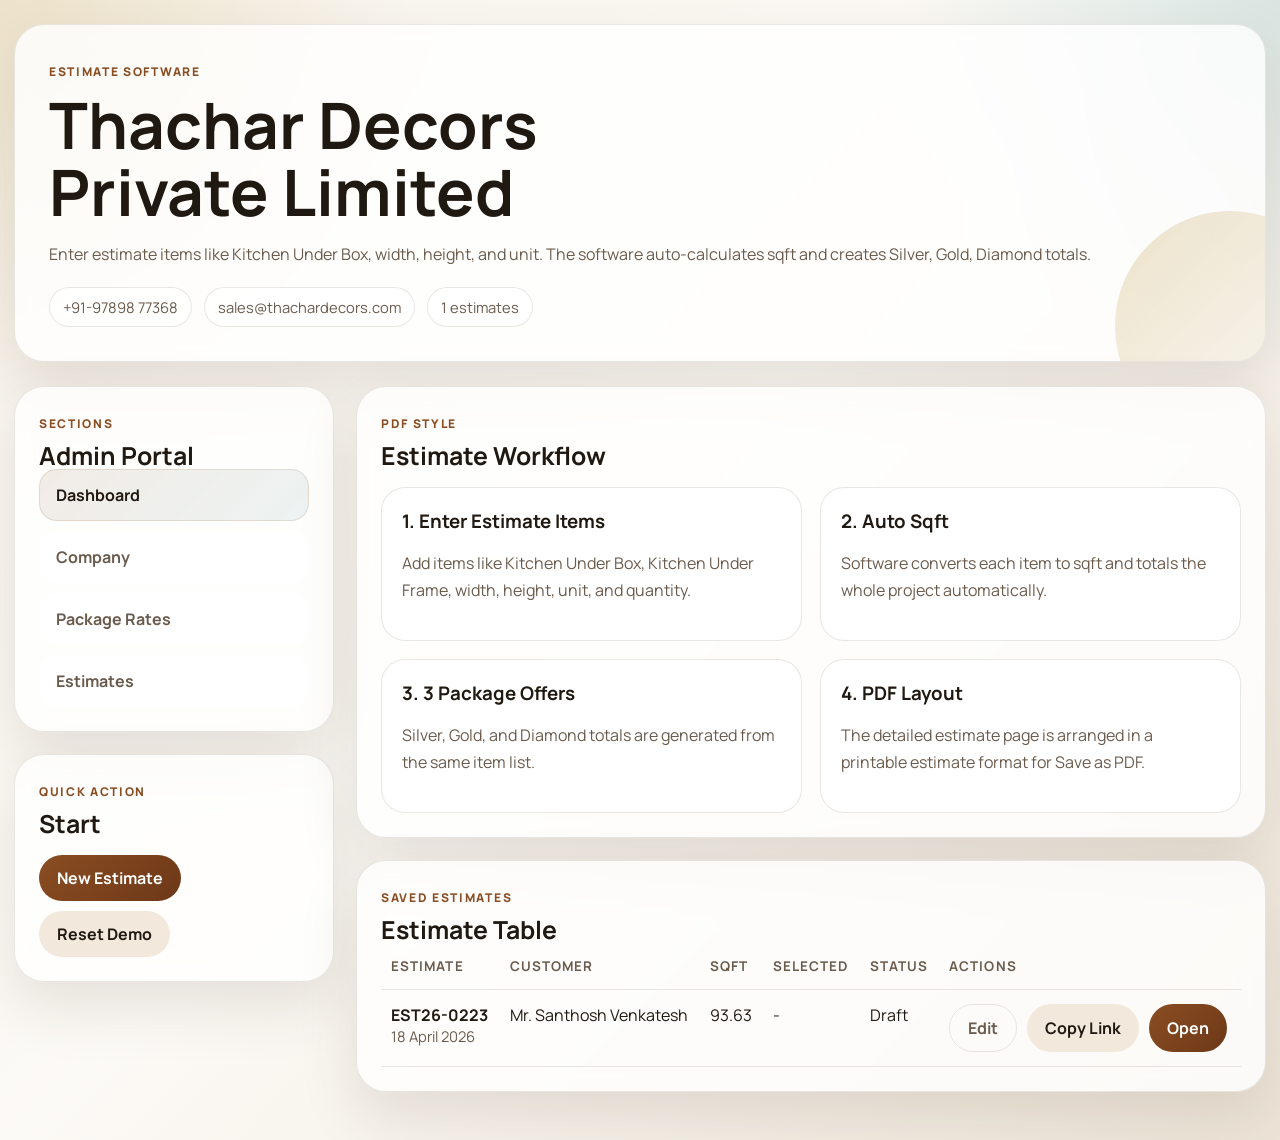
<file: index.html>
<!DOCTYPE html>
<html lang="en">
<head>
  <meta charset="UTF-8">
  <meta name="viewport" content="width=device-width, initial-scale=1.0">
  <title>Thachar Decors Pvt Ltd | Business Software</title>
  <link rel="preconnect" href="https://fonts.googleapis.com">
  <link rel="preconnect" href="https://fonts.gstatic.com" crossorigin>
  <link href="https://fonts.googleapis.com/css2?family=Manrope:wght@400;500;700;800&display=swap" rel="stylesheet">
  <link rel="stylesheet" href="styles.css">
</head>
<body>
  <div id="app"></div>
  <script src="app.js"></script>
</body>
</html>
</file>
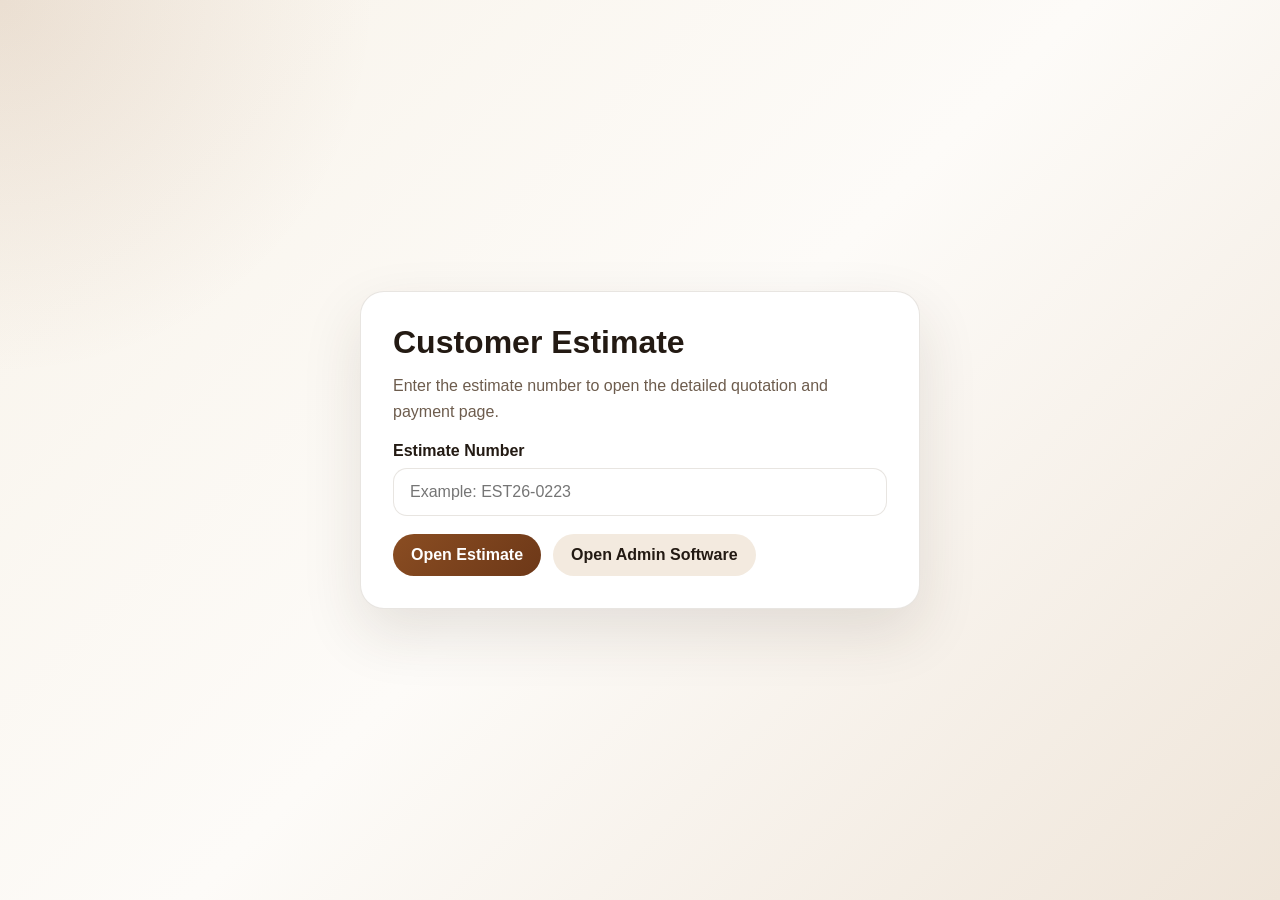
<file: customer.html>
<!DOCTYPE html>
<html lang="en">
<head>
  <meta charset="UTF-8">
  <meta name="viewport" content="width=device-width, initial-scale=1.0">
  <title>Customer Estimate | Thachar Decors</title>
  <style>
    :root {
      --bg: #f7f1e8;
      --card: #ffffff;
      --text: #231a13;
      --muted: #6d5c4d;
      --line: rgba(92, 70, 46, 0.14);
      --accent: #8a4d22;
    }

    * {
      box-sizing: border-box;
    }

    body {
      margin: 0;
      min-height: 100vh;
      display: grid;
      place-items: center;
      padding: 20px;
      font-family: Arial, sans-serif;
      color: var(--text);
      background:
        radial-gradient(circle at top left, rgba(138, 77, 34, 0.12), transparent 24%),
        linear-gradient(135deg, #f8f3ea 0%, #fdfbf8 50%, #efe5d9 100%);
    }

    .card {
      width: min(560px, 100%);
      padding: 32px;
      border: 1px solid var(--line);
      border-radius: 24px;
      background: var(--card);
      box-shadow: 0 24px 60px rgba(58, 39, 22, 0.12);
    }

    h1 {
      margin: 0 0 12px;
      font-size: 2rem;
    }

    p {
      margin: 0 0 18px;
      color: var(--muted);
      line-height: 1.6;
    }

    label {
      display: block;
      margin-bottom: 8px;
      font-weight: 700;
    }

    input {
      width: 100%;
      padding: 14px 16px;
      border: 1px solid var(--line);
      border-radius: 14px;
      font: inherit;
    }

    .actions {
      display: flex;
      gap: 12px;
      margin-top: 18px;
      flex-wrap: wrap;
    }

    button,
    a {
      appearance: none;
      border: none;
      border-radius: 999px;
      padding: 12px 18px;
      font: inherit;
      font-weight: 700;
      text-decoration: none;
      cursor: pointer;
    }

    button {
      color: #fff;
      background: linear-gradient(135deg, #8a4d22 0%, #6d3818 100%);
    }

    a {
      color: var(--text);
      background: #f3eadf;
    }
  </style>
</head>
<body>
  <main class="card">
    <h1>Customer Estimate</h1>
    <p>Enter the estimate number to open the detailed quotation and payment page.</p>

    <label for="estimateId">Estimate Number</label>
    <input id="estimateId" type="text" placeholder="Example: EST26-0223">

    <div class="actions">
      <button id="openEstimate" type="button">Open Estimate</button>
      <a href="index.html">Open Admin Software</a>
    </div>
  </main>

  <script>
    const input = document.getElementById("estimateId");
    const button = document.getElementById("openEstimate");

    function openEstimate() {
      const value = input.value.trim();
      if (!value) {
        input.focus();
        return;
      }
      window.location.href = `index.html?estimate=${encodeURIComponent(value)}`;
    }

    button.addEventListener("click", openEstimate);
    input.addEventListener("keydown", (event) => {
      if (event.key === "Enter") {
        openEstimate();
      }
    });
  </script>
</body>
</html>
</file>
<file: styles.css>
:root {
  --bg: #f6f1e7;
  --surface: rgba(255, 255, 255, 0.8);
  --surface-strong: #ffffff;
  --surface-soft: #f3eadf;
  --text: #201912;
  --muted: #6a5b4d;
  --line: rgba(77, 58, 37, 0.12);
  --accent: #8a4d22;
  --accent-strong: #6d3818;
  --teal: #0f6f73;
  --gold: #ae7c09;
  --shadow: 0 24px 60px rgba(67, 45, 27, 0.12);
  --radius-xl: 30px;
  --radius-lg: 24px;
  --radius-md: 18px;
}

* {
  box-sizing: border-box;
}

html {
  scroll-behavior: smooth;
}

body {
  margin: 0;
  min-height: 100vh;
  font-family: "Manrope", sans-serif;
  color: var(--text);
  background:
    radial-gradient(circle at top left, rgba(174, 124, 9, 0.15), transparent 24%),
    radial-gradient(circle at top right, rgba(15, 111, 115, 0.14), transparent 22%),
    linear-gradient(135deg, #f8f4ec 0%, #fcfaf6 48%, #ede4d7 100%);
}

a {
  color: inherit;
}

button,
input,
select,
textarea {
  font: inherit;
}

.shell {
  width: min(1280px, calc(100% - 28px));
  margin: 0 auto;
  padding: 24px 0 48px;
}

.card,
.hero,
.panel,
.table-card,
.customer-card {
  border: 1px solid var(--line);
  background: var(--surface);
  backdrop-filter: blur(10px);
  box-shadow: var(--shadow);
  border-radius: var(--radius-xl);
}

.hero {
  padding: 34px;
  overflow: hidden;
  position: relative;
}

.hero::after {
  content: "";
  position: absolute;
  inset: auto -80px -80px auto;
  width: 230px;
  height: 230px;
  border-radius: 50%;
  background: linear-gradient(135deg, rgba(174, 124, 9, 0.2), rgba(138, 77, 34, 0.02));
}

.eyebrow {
  display: inline-flex;
  align-items: center;
  gap: 8px;
  font-size: 12px;
  font-weight: 800;
  letter-spacing: 0.14em;
  text-transform: uppercase;
  color: var(--accent);
}

.hero h1,
.section-title,
.customer-title {
  margin: 10px 0 0;
  line-height: 1.05;
}

.hero h1 {
  font-size: clamp(2.4rem, 5vw, 4.8rem);
  max-width: 12ch;
}

.hero-copy,
.section-copy,
.muted,
.package-description,
.help-text {
  color: var(--muted);
  line-height: 1.7;
}

.hero-meta,
.customer-meta,
.mini-stats {
  display: flex;
  flex-wrap: wrap;
  gap: 12px;
  margin-top: 18px;
}

.tag,
.status-pill {
  display: inline-flex;
  align-items: center;
  gap: 8px;
  padding: 9px 13px;
  border-radius: 999px;
  background: rgba(255, 255, 255, 0.72);
  border: 1px solid var(--line);
  color: var(--muted);
  font-size: 0.92rem;
}

.layout {
  display: grid;
  grid-template-columns: 320px 1fr;
  gap: 22px;
  margin-top: 24px;
}

.sidebar,
.workspace {
  display: flex;
  flex-direction: column;
  gap: 22px;
}

.panel,
.table-card {
  padding: 24px;
}

.panel-header,
.section-header,
.toolbar,
.table-toolbar,
.customer-actions,
.estimate-summary,
.totals-row,
.estimate-hero {
  display: flex;
  align-items: center;
  justify-content: space-between;
  gap: 14px;
}

.section-header {
  margin-bottom: 18px;
}

.section-title {
  font-size: 1.55rem;
}

.grid-two,
.grid-three,
.stats-grid,
.customer-grid,
.quote-grid {
  display: grid;
  gap: 18px;
}

.grid-two {
  grid-template-columns: repeat(2, minmax(0, 1fr));
}

.grid-three {
  grid-template-columns: repeat(3, minmax(0, 1fr));
}

.stats-grid {
  grid-template-columns: repeat(4, minmax(0, 1fr));
}

.stat-card,
.package-card,
.quick-card,
.customer-summary-card,
.summary-card {
  padding: 20px;
  border-radius: var(--radius-lg);
  background: var(--surface-strong);
  border: 1px solid var(--line);
}

.stat-label,
.field-label,
.summary-label,
.table-subtitle {
  display: block;
  color: var(--muted);
  font-size: 0.92rem;
}

.stat-value {
  display: block;
  margin-top: 8px;
  font-size: 1.9rem;
  font-weight: 800;
}

.actions-row,
.package-actions,
.modal-actions {
  display: flex;
  flex-wrap: wrap;
  gap: 10px;
}

.btn,
.btn-secondary,
.btn-ghost,
.btn-danger {
  appearance: none;
  border: none;
  border-radius: 999px;
  padding: 12px 18px;
  font-weight: 700;
  cursor: pointer;
  text-decoration: none;
}

.btn {
  color: #fff;
  background: linear-gradient(135deg, var(--accent) 0%, var(--accent-strong) 100%);
}

.btn-secondary {
  background: #f2e8db;
  color: var(--text);
}

.btn-ghost {
  background: transparent;
  color: var(--muted);
  border: 1px solid var(--line);
}

.btn-danger {
  background: #fff1ef;
  color: #9b3526;
  border: 1px solid rgba(155, 53, 38, 0.16);
}

.sidebar-nav {
  display: grid;
  gap: 10px;
}

.nav-button {
  width: 100%;
  text-align: left;
  padding: 14px 16px;
  border-radius: 18px;
  border: 1px solid transparent;
  background: rgba(255, 255, 255, 0.72);
  color: var(--muted);
  font-weight: 700;
  cursor: pointer;
}

.nav-button.active {
  background: linear-gradient(135deg, rgba(138, 77, 34, 0.1), rgba(15, 111, 115, 0.08));
  border-color: rgba(138, 77, 34, 0.14);
  color: var(--text);
}

.field-grid {
  display: grid;
  gap: 16px;
  grid-template-columns: repeat(2, minmax(0, 1fr));
}

.field-grid--three {
  grid-template-columns: repeat(3, minmax(0, 1fr));
}

.field {
  display: flex;
  flex-direction: column;
  gap: 8px;
}

.field input,
.field select,
.field textarea {
  width: 100%;
  padding: 13px 14px;
  border-radius: 16px;
  border: 1px solid var(--line);
  background: #fff;
  color: var(--text);
}

.field textarea {
  min-height: 120px;
  resize: vertical;
}

.field.full {
  grid-column: 1 / -1;
}

.package-list,
.quick-grid {
  display: grid;
  gap: 16px;
}

.quick-grid {
  grid-template-columns: repeat(2, minmax(0, 1fr));
}

.package-card h3,
.customer-summary-card h3,
.summary-card strong,
.quote-header-title {
  margin: 0;
}

.package-price {
  margin: 16px 0 6px;
  font-size: 2rem;
  font-weight: 800;
}

.package-meta {
  display: flex;
  gap: 12px;
  flex-wrap: wrap;
  margin: 14px 0 18px;
}

.package-meta span {
  display: inline-flex;
  padding: 8px 12px;
  border-radius: 999px;
  background: var(--surface-soft);
  color: var(--muted);
  font-size: 0.9rem;
}

.table-scroll {
  overflow-x: auto;
}

table {
  width: 100%;
  border-collapse: collapse;
}

th,
td {
  padding: 14px 10px;
  border-bottom: 1px solid var(--line);
  text-align: left;
  vertical-align: top;
}

th {
  font-size: 0.84rem;
  letter-spacing: 0.08em;
  text-transform: uppercase;
  color: var(--muted);
}

.customer-view {
  width: min(1180px, calc(100% - 24px));
  margin: 0 auto;
  padding: 26px 0 44px;
}

.customer-card {
  padding: 28px;
}

.customer-card + .customer-card {
  margin-top: 18px;
}

.customer-title {
  font-size: clamp(2rem, 4.4vw, 3.8rem);
}

.customer-grid {
  grid-template-columns: repeat(4, minmax(0, 1fr));
  margin-top: 18px;
}

.quote-grid {
  grid-template-columns: 1.2fr 0.8fr;
}

.estimate-table-card,
.totals-card,
.quote-section {
  padding: 22px;
  border-radius: var(--radius-lg);
  background: var(--surface-strong);
  border: 1px solid var(--line);
}

.estimate-summary {
  margin: 20px 0;
  align-items: stretch;
}

.summary-card strong {
  display: block;
  margin-top: 8px;
  font-size: 1.15rem;
}

.item-name {
  display: block;
  font-weight: 700;
}

.item-description {
  display: block;
  margin-top: 6px;
  color: var(--muted);
  line-height: 1.6;
}

.totals-card {
  display: grid;
  gap: 6px;
}

.totals-row {
  padding: 8px 0;
  color: var(--muted);
}

.totals-row.total {
  margin-top: 6px;
  padding-top: 14px;
  border-top: 1px solid var(--line);
  color: var(--text);
  font-size: 1.08rem;
}

.quote-section h3 {
  margin-top: 0;
}

.list {
  margin: 0;
  padding-left: 18px;
  color: var(--muted);
  line-height: 1.75;
}

.empty-state {
  padding: 28px;
  border-radius: var(--radius-lg);
  border: 1px dashed rgba(106, 91, 77, 0.34);
  color: var(--muted);
  background: rgba(255, 255, 255, 0.5);
}

.toast {
  position: fixed;
  right: 18px;
  bottom: 18px;
  max-width: min(420px, calc(100% - 36px));
  padding: 14px 16px;
  border-radius: 16px;
  color: #fff;
  background: rgba(32, 25, 18, 0.92);
  box-shadow: 0 18px 40px rgba(0, 0, 0, 0.18);
  z-index: 50;
}

.hidden {
  display: none !important;
}

@media print {
  body {
    background: #fff;
  }

  .customer-actions,
  .toast {
    display: none !important;
  }

  .customer-card,
  .estimate-table-card,
  .totals-card,
  .quote-section {
    box-shadow: none;
    border: 1px solid #ddd;
    background: #fff;
  }
}

@media (max-width: 1080px) {
  .layout,
  .quote-grid {
    grid-template-columns: 1fr;
  }

  .stats-grid,
  .grid-three,
  .customer-grid {
    grid-template-columns: repeat(2, minmax(0, 1fr));
  }

  .field-grid--three {
    grid-template-columns: repeat(2, minmax(0, 1fr));
  }
}

@media (max-width: 760px) {
  .shell,
  .customer-view {
    width: min(100% - 18px, 1280px);
    padding-top: 16px;
    padding-bottom: 28px;
  }

  .hero,
  .panel,
  .table-card,
  .customer-card {
    padding: 20px;
    border-radius: 24px;
  }

  .stats-grid,
  .grid-two,
  .grid-three,
  .quick-grid,
  .field-grid,
  .field-grid--three,
  .customer-grid {
    grid-template-columns: 1fr;
  }

  .panel-header,
  .section-header,
  .toolbar,
  .table-toolbar,
  .customer-actions,
  .estimate-summary,
  .estimate-hero,
  .totals-row {
    flex-direction: column;
    align-items: stretch;
  }
}
</file>
